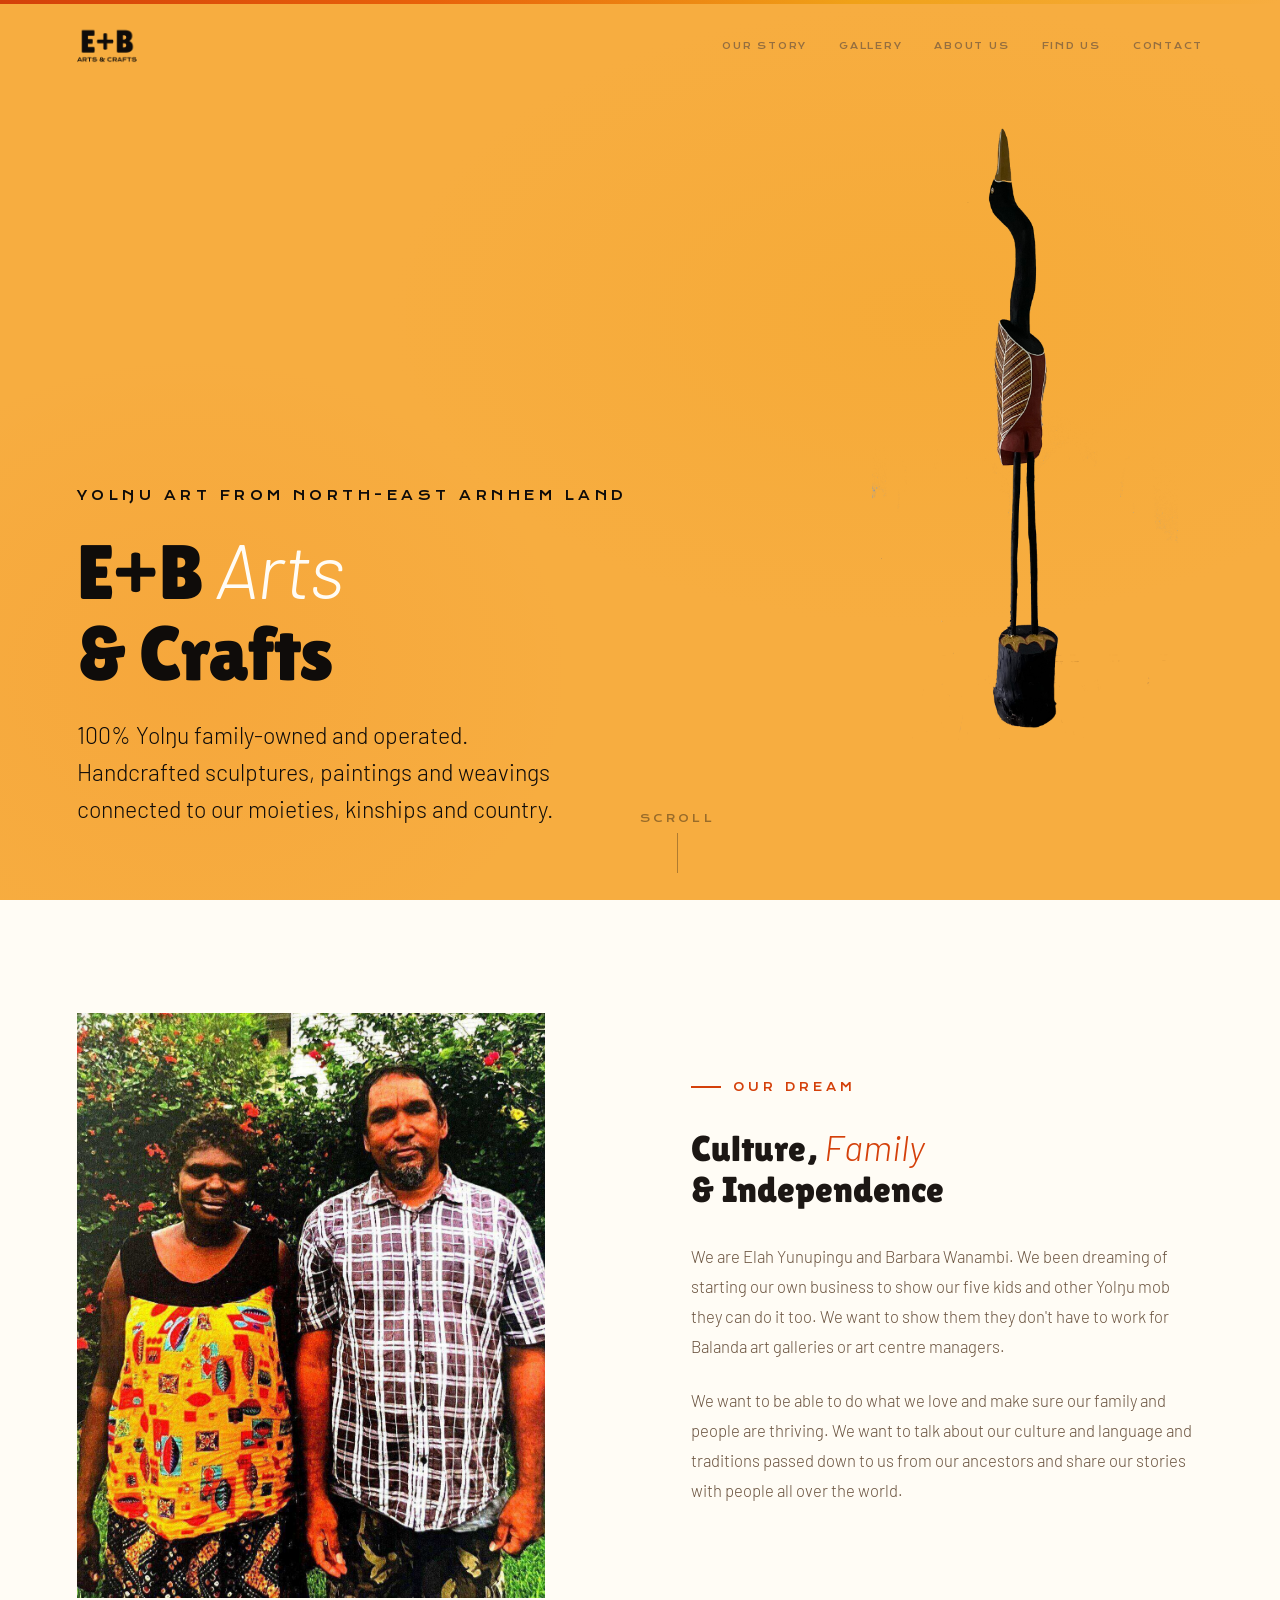
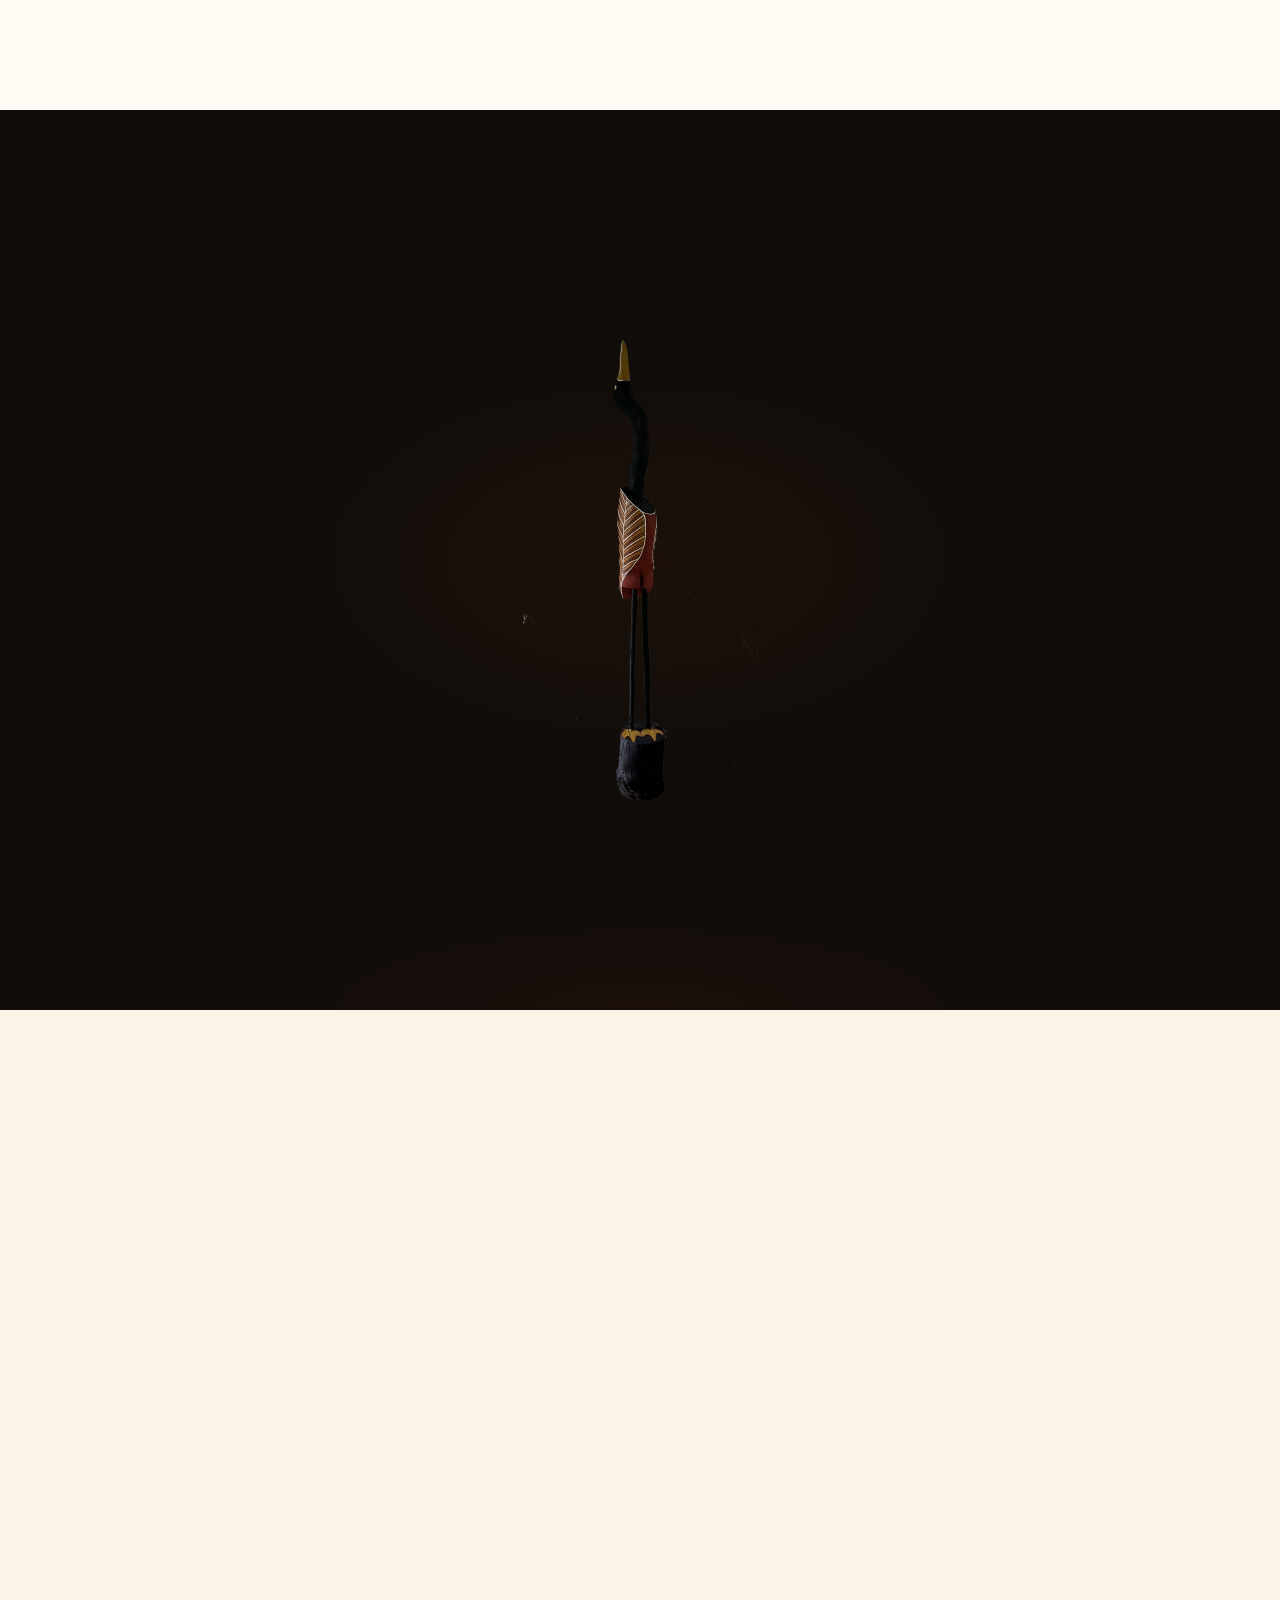
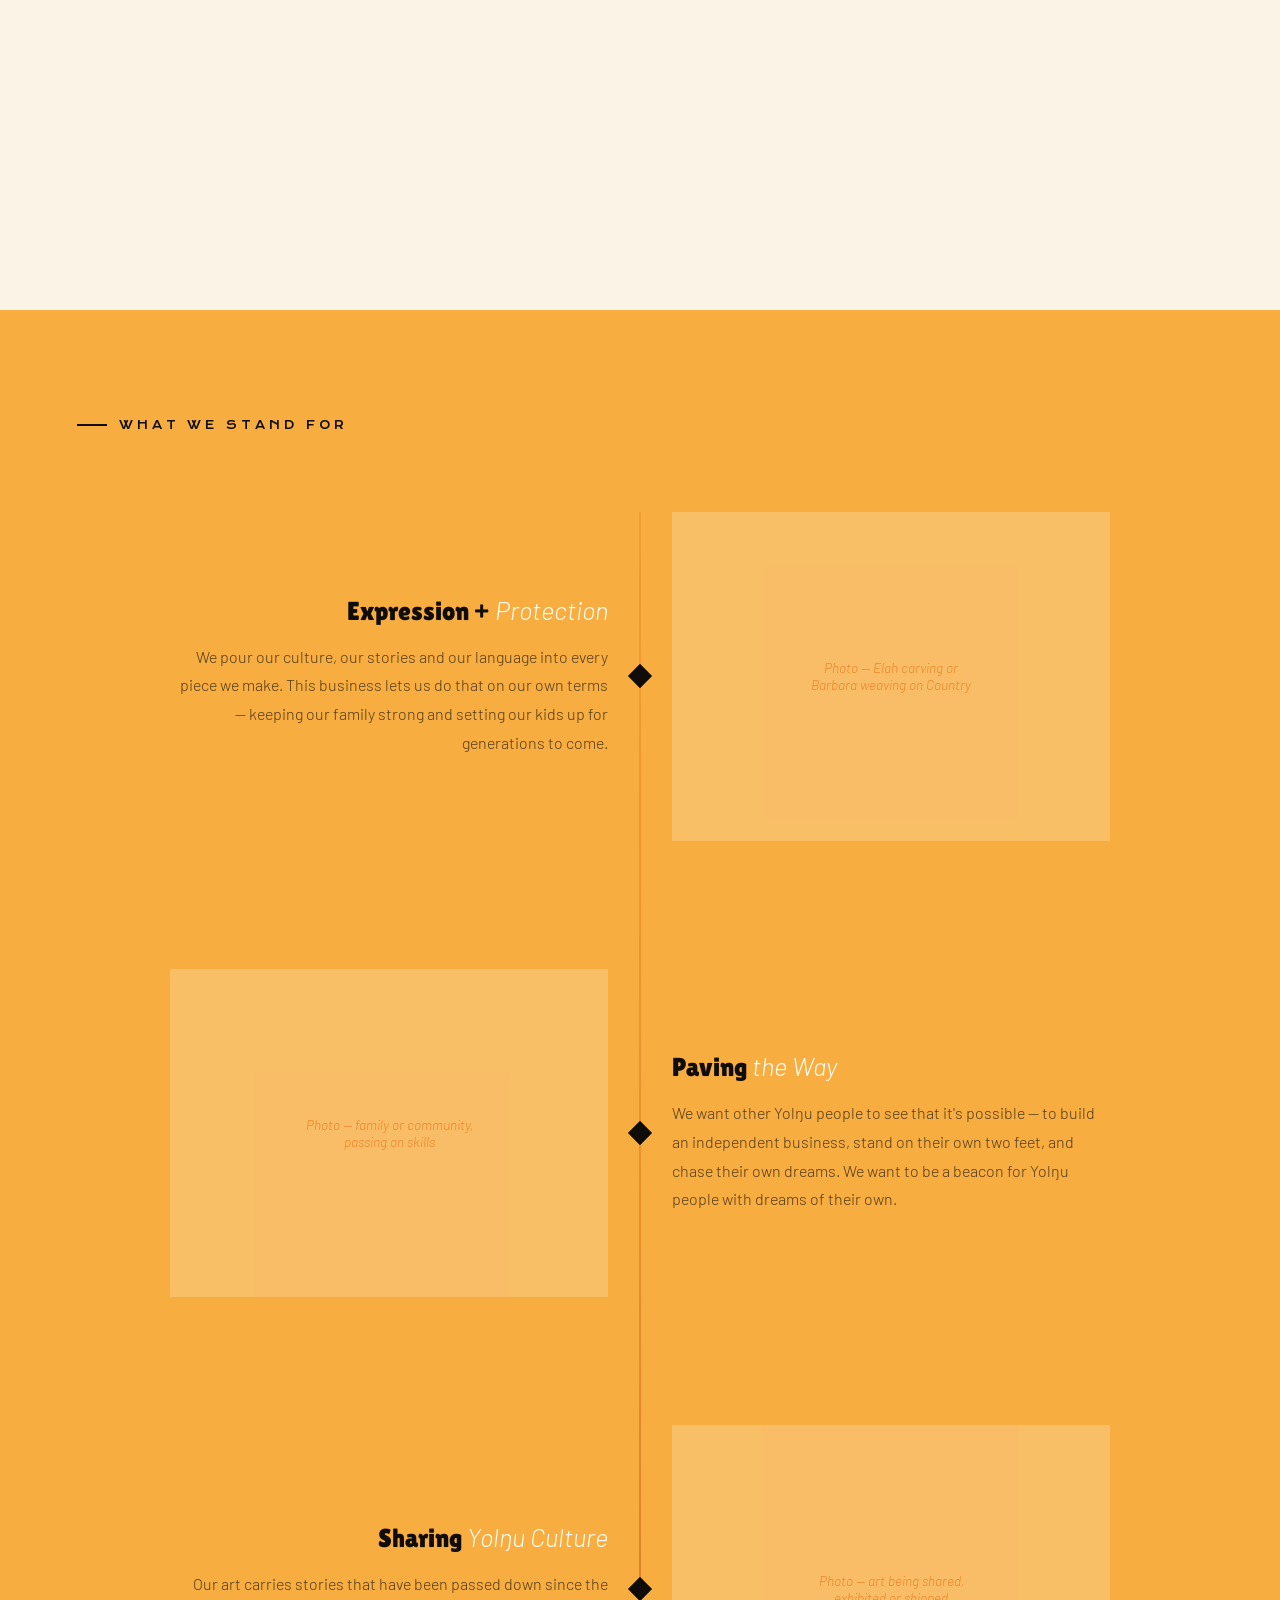
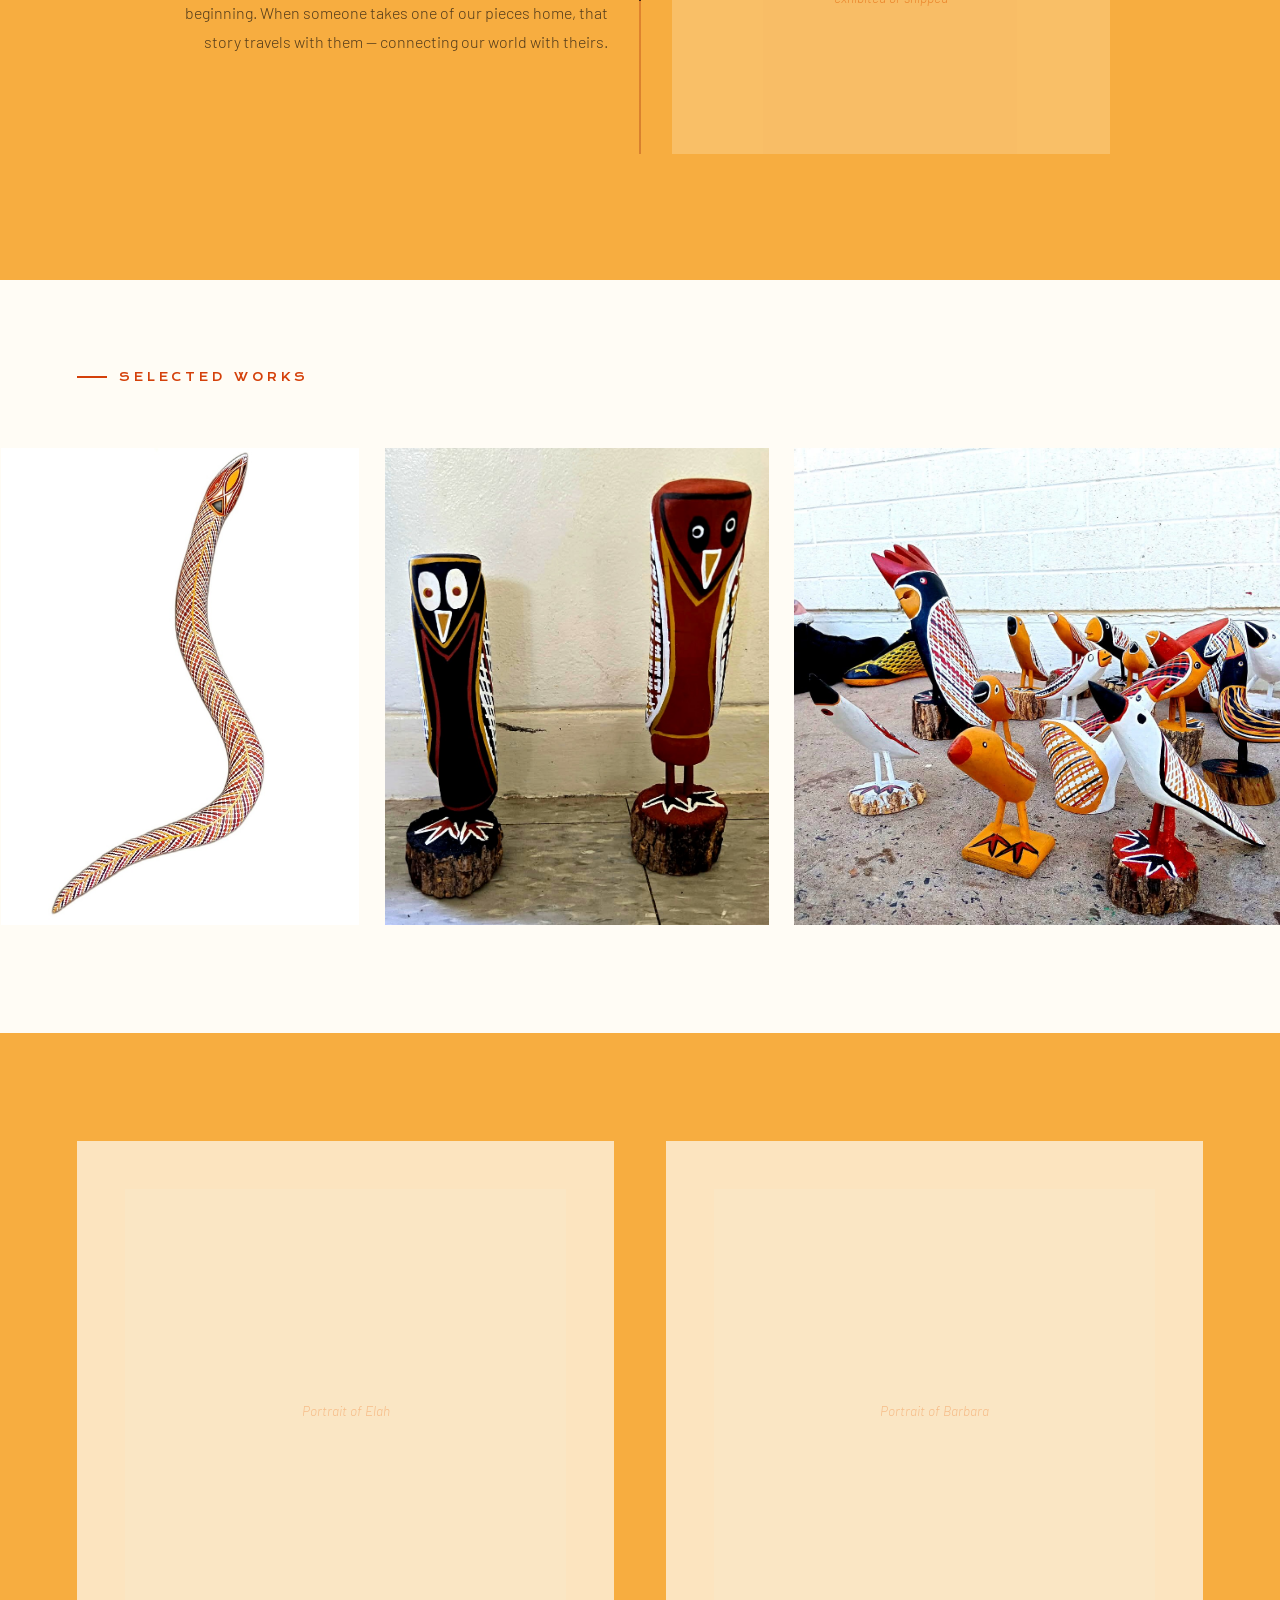
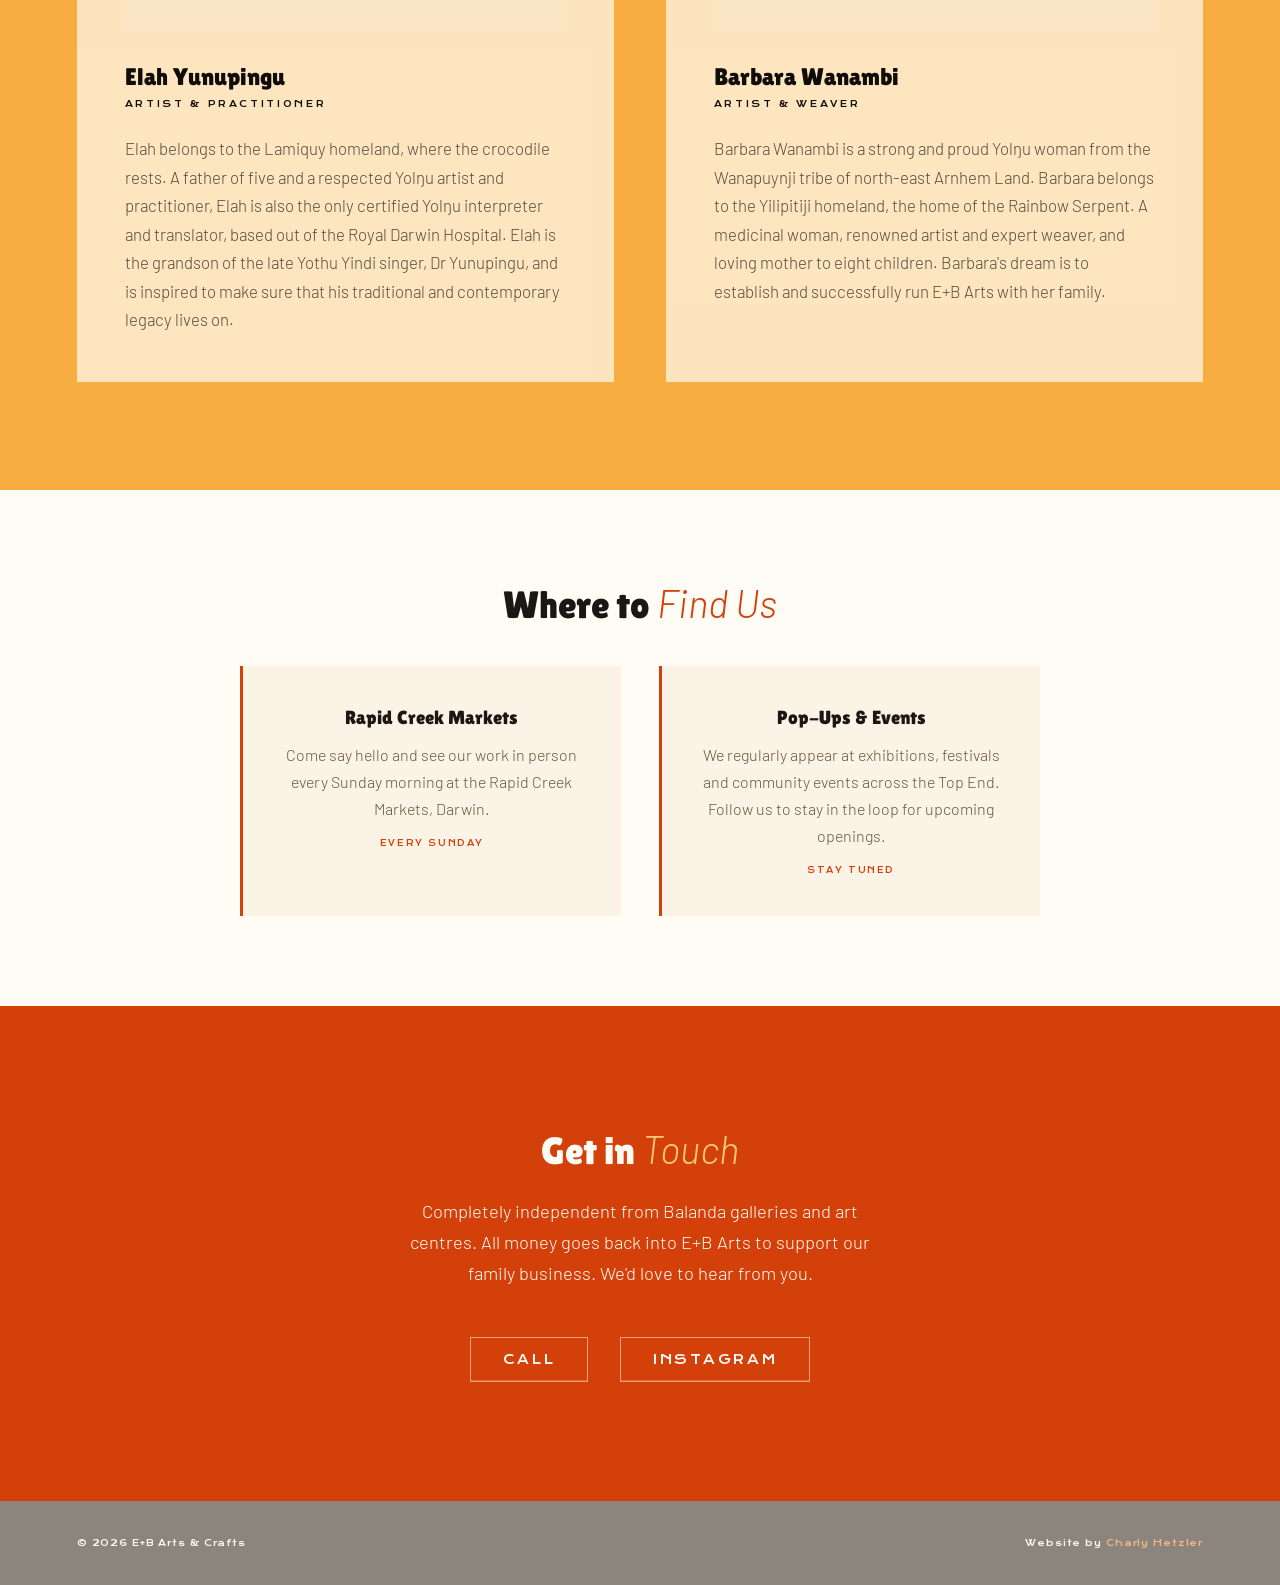
<file: index.html>
<!doctype html>
<html lang="en">
  <head>
    <meta charset="UTF-8" />
    <meta name="viewport" content="width=device-width, initial-scale=1.0" />

    <!-- Primary Meta Tags -->
    <title>E+B Arts & Crafts — Yolŋu Indigenous Art from Arnhem Land</title>
    <meta
      name="title"
      content="E+B Arts & Crafts — Yolŋu Indigenous Art from Arnhem Land"
    />
    <meta
      name="description"
      content="100% Yolŋu family-owned art business by Elah Yunupingu and Barbara Wanambi. Handcrafted wood sculptures, paintings and weavings from North-East Arnhem Land, Australia. Shop authentic Indigenous Australian art."
    />
    <meta
      name="keywords"
      content="Yolŋu art, Indigenous Australian art, Arnhem Land art, Aboriginal art, wood sculptures, traditional weaving, Elah Yunupingu, Barbara Wanambi, Darwin markets, authentic Indigenous art, First Nations art, Australian Aboriginal sculptures"
    />
    <meta name="author" content="E+B Arts & Crafts" />
    <meta name="robots" content="index, follow" />
    <link rel="canonical" href="https://eandbarts.com/" />

    <!-- Open Graph / Facebook -->
    <meta property="og:type" content="website" />
    <meta property="og:url" content="https://eandbarts.com/" />
    <meta
      property="og:title"
      content="E+B Arts & Crafts — Yolŋu Indigenous Art from Arnhem Land"
    />
    <meta
      property="og:description"
      content="100% Yolŋu family-owned art business. Handcrafted wood sculptures, paintings and weavings from North-East Arnhem Land, Australia."
    />
    <meta
      property="og:image"
      content="https://eandbarts.com/assets/images/logo_preview.png"
    />
    <meta property="og:image:width" content="1200" />
    <meta property="og:image:height" content="630" />
    <meta property="og:locale" content="en_AU" />
    <meta property="og:site_name" content="E+B Arts & Crafts" />

    <!-- Twitter -->
    <meta name="twitter:card" content="summary_large_image" />
    <meta name="twitter:url" content="https://eandbarts.com/" />
    <meta
      name="twitter:title"
      content="E+B Arts & Crafts — Yolŋu Indigenous Art from Arnhem Land"
    />
    <meta
      name="twitter:description"
      content="100% Yolŋu family-owned art business. Handcrafted wood sculptures, paintings and weavings from North-East Arnhem Land, Australia."
    />
    <meta
      name="twitter:image"
      content="https://eandbarts.com/assets/images/logo_preview.png"
    />

    <!-- Additional SEO -->
    <meta name="geo.region" content="AU-NT" />
    <meta name="geo.placename" content="Darwin, Northern Territory" />
    <meta name="theme-color" content="#D4400A" />

    <!-- Fonts & Styles -->
    <link rel="preconnect" href="https://fonts.googleapis.com" />
    <link rel="preconnect" href="https://fonts.gstatic.com" crossorigin />
    <link
      href="https://fonts.googleapis.com/css2?family=Lilita+One&family=Krona+One&family=Barlow:ital,wght@0,300;0,400;0,500;1,300;1,400&display=swap"
      rel="stylesheet"
    />
    <link rel="stylesheet" href="assets/css/styles.css" />

    <!-- Favicons -->
    <link
      rel="icon"
      type="image/png"
      sizes="32x32"
      href="assets/images/favicon_small.png"
    />
    <link
      rel="icon"
      type="image/png"
      sizes="256x256"
      href="assets/images/favicon_big.png"
    />
    <link
      rel="apple-touch-icon"
      sizes="256x256"
      href="assets/images/favicon_big.png"
    />

    <!-- Structured Data / JSON-LD -->
    <script type="application/ld+json">
      {
        "@context": "https://schema.org",
        "@type": "LocalBusiness",
        "name": "E+B Arts & Crafts",
        "description": "100% Yolŋu family-owned art business creating handcrafted wood sculptures, paintings and weavings from North-East Arnhem Land, Australia.",
        "url": "https://eandbarts.com",
        "logo": "https://eandbarts.com/assets/images/logo.png",
        "image": "https://eandbarts.com/assets/images/birds-collection.jpg",
        "address": {
          "@type": "PostalAddress",
          "addressLocality": "Darwin",
          "addressRegion": "Northern Territory",
          "addressCountry": "AU"
        },
        "geo": {
          "@type": "GeoCoordinates",
          "latitude": -12.4634,
          "longitude": 130.8456
        },
        "openingHoursSpecification": {
          "@type": "OpeningHoursSpecification",
          "dayOfWeek": "Sunday",
          "name": "Rapid Creek Markets"
        },
        "founder": [
          {
            "@type": "Person",
            "name": "Elah Yunupingu",
            "jobTitle": "Artist & Practitioner"
          },
          {
            "@type": "Person",
            "name": "Barbara Wanambi",
            "jobTitle": "Artist & Weaver"
          }
        ],
        "knowsAbout": [
          "Yolŋu art",
          "Indigenous Australian art",
          "Wood carving",
          "Traditional weaving",
          "Rarrk crosshatching"
        ],
        "areaServed": "Worldwide",
        "priceRange": "$$",
        "sameAs": ["https://www.instagram.com/eandbarts"]
      }
    </script>
  </head>
  <body>
    <div class="top-bar"></div>

    <!-- NAV -->
    <nav id="nav">
      <a href="#" class="nav-logo"
        ><img
          src="assets/images/logo.png"
          alt="E+B Arts & Crafts"
          style="height: 40px; width: auto"
      /></a>
      <ul class="nav-links">
        <li><a href="#story">Our Story</a></li>
        <li><a href="#gallery">Gallery</a></li>
        <li><a href="#artists">About Us</a></li>
        <li><a href="#findus">Find Us</a></li>
        <li><a href="#contact">Contact</a></li>
      </ul>
      <button class="menu-toggle" id="menuToggle" aria-label="Toggle menu">
        <span></span>
        <span></span>
        <span></span>
      </button>
    </nav>

    <!-- Mobile Nav -->
    <div class="mobile-nav" id="mobileNav">
      <a href="#story" class="mobile-nav-link">Our Story</a>
      <a href="#gallery" class="mobile-nav-link">Gallery</a>
      <a href="#artists" class="mobile-nav-link">About Us</a>
      <a href="#findus" class="mobile-nav-link">Find Us</a>
      <a href="#contact" class="mobile-nav-link">Contact</a>
    </div>

    <!-- HERO — YELLOW -->
    <section class="hero">
      <div class="hero-bg"></div>
      <div class="hero-bird" id="heroBird">
        <img
          src="assets/images/jabiru.png"
          alt="Yolŋu carved Jabiru bird sculpture"
          style="height: 75vh; max-height: 650px; object-fit: contain"
        />
      </div>

      <div class="hero-content">
        <div class="hero-tagline">Yolŋu Art from North-East Arnhem Land</div>
        <h1>E+B <em>Arts</em><br />& Crafts</h1>
        <p class="hero-sub">
          100% Yolŋu family-owned and operated. Handcrafted sculptures,
          paintings and weavings connected to our moieties, kinships and
          country.
        </p>
      </div>
      <div class="scroll-hint">
        <span>Scroll</span>
        <div class="scroll-line"></div>
      </div>
    </section>

    <!-- STORY — CREAM -->
    <section class="story-section" id="story">
      <div class="story-visual reveal">
        <img
          src="assets/images/elah-barbara.jpg"
          alt="Elah Yunupingu and Barbara Wanambi together"
          style="width: 100%; height: 100%; object-fit: cover; display: block"
        />
      </div>
      <div class="story-text">
        <div class="section-label label-dark reveal">Our Dream</div>
        <h2 class="reveal reveal-delay-1">
          Culture, <em>Family</em><br />& Independence
        </h2>
        <p class="reveal reveal-delay-2">
          We are Elah Yunupingu and Barbara Wanambi. We been dreaming of
          starting our own business to show our five kids and other Yolŋu mob
          they can do it too. We want to show them they don't have to work for
          Balanda art galleries or art centre managers.
        </p>
        <p class="reveal reveal-delay-3">
          We want to be able to do what we love and make sure our family and
          people are thriving. We want to talk about our culture and language
          and traditions passed down to us from our ancestors and share our
          stories with people all over the world.
        </p>
      </div>
    </section>

    <!-- BIRD REVEAL — DARK -->
    <section class="bird-reveal" id="birdReveal">
      <div class="bird-reveal-sticky">
        <div class="bird-glow" id="birdGlow"></div>
        <div class="bird-svg-container">
          <img
            src="assets/images/jabiru.png"
            alt="Yolŋu carved Jabiru bird sculpture"
            style="height: 60vh; max-height: 500px; object-fit: contain"
          />
        </div>
        <div class="bird-reveal-text">
          <blockquote id="birdQuote">
            When I see the wood, I already know what it wants to become. The
            story is already inside — I just bring it out.
          </blockquote>
          <div class="attribution" id="birdAttribution">— Elah</div>
        </div>
      </div>
    </section>

    <!-- PROCESS — YELLOW -->
    <section class="process-section" id="process">
      <div class="section-label label-on-yellow reveal">What We Stand For</div>
      <div class="process-journey">
        <div class="process-path"></div>
        <div class="process-moment reveal">
          <div class="process-visual">
            <div class="placeholder-img">
              Photo — Elah carving or<br />Barbara weaving on Country
            </div>
          </div>
          <div class="process-narrative">
            <h3>Expression + <em>Protection</em></h3>
            <p>
              We pour our culture, our stories and our language into every piece
              we make. This business lets us do that on our own terms — keeping
              our family strong and setting our kids up for generations to come.
            </p>
          </div>
        </div>
        <div class="process-moment reveal">
          <div class="process-visual">
            <div class="placeholder-img">
              Photo — family or community,<br />passing on skills
            </div>
          </div>
          <div class="process-narrative">
            <h3>Paving <em>the Way</em></h3>
            <p>
              We want other Yolŋu people to see that it's possible — to build an
              independent business, stand on their own two feet, and chase their
              own dreams. We want to be a beacon for Yolŋu people with dreams of
              their own.
            </p>
          </div>
        </div>
        <div class="process-moment reveal">
          <div class="process-visual">
            <div class="placeholder-img">
              Photo — art being shared,<br />exhibited or shipped
            </div>
          </div>
          <div class="process-narrative">
            <h3>Sharing <em>Yolŋu Culture</em></h3>
            <p>
              Our art carries stories that have been passed down since the
              beginning. When someone takes one of our pieces home, that story
              travels with them — connecting our world with theirs.
            </p>
          </div>
        </div>
      </div>
    </section>

    <!-- GALLERY — CREAM -->
    <section class="gallery-section" id="gallery">
      <div class="section-label label-dark reveal" style="padding: 0 6vw">
        Selected Works
      </div>
      <div class="gallery-scroll" id="galleryScroll">
        <!-- Snake -->
        <div class="gallery-item tall">
          <img
            class="gallery-img"
            src="assets/images/snake.jpg"
            alt="Yolŋu carved and painted snake sculpture with rarrk crosshatching"
          />
          <div class="gallery-caption">
            <span>Wood Sculpture</span>
            <h4>Snake Sculpture</h4>
          </div>
        </div>

        <!-- Owls / Worr Worr -->
        <div class="gallery-item square">
          <img
            class="gallery-img"
            src="assets/images/owls.jpg"
            alt="Two carved Yolŋu owl sculptures painted with ochre and rarrk patterns"
          />
          <div class="gallery-caption">
            <span>Wood Sculpture</span>
            <h4>
              Owl Pair <span class="yolngu-inline">• Worr Worr (Yolŋu)</span>
            </h4>
          </div>
        </div>

        <!-- Birds group -->
        <div class="gallery-item wide">
          <img
            class="gallery-img"
            src="assets/images/birds-group.jpg"
            alt="Collection of carved and painted Yolŋu bird sculptures"
          />
          <div class="gallery-caption">
            <span>Collection</span>
            <h4>Bird Sculptures</h4>
          </div>
        </div>

        <!-- Large birds collection -->
        <div class="gallery-item wide">
          <img
            class="gallery-img"
            src="assets/images/birds-collection.jpg"
            alt="Large collection of carved and painted Yolŋu bird sculptures"
          />
          <div class="gallery-caption">
            <span>Collection</span>
            <h4>Songline Series</h4>
          </div>
        </div>

        <!-- Turtle -->
        <div class="gallery-item square">
          <img
            class="gallery-img"
            src="assets/images/turtle.jpg"
            alt="Yolŋu carved and painted turtle sculpture with rarrk crosshatching on shell"
          />
          <div class="gallery-caption">
            <span>Wood Sculpture</span>
            <h4>
              Green Back Turtle
              <span class="yolngu-inline">• Marrpan (Yolŋu)</span>
            </h4>
          </div>
        </div>

        <!-- Mixed collection -->
        <div class="gallery-item wide">
          <img
            class="gallery-img"
            src="assets/images/collection.jpg"
            alt="Collection of Yolŋu carved birds, painted cylinders and turtle artwork"
          />
          <div class="gallery-caption">
            <span>Collection</span>
            <h4>
              Hollow Log Coffins
              <span class="yolngu-inline">• Larrakitj (Yolŋu)</span>
            </h4>
          </div>
        </div>

        <!-- Jabiru with fish -->
        <div class="gallery-item tall">
          <img
            class="gallery-img"
            src="assets/images/jabiru-fish.jpg"
            alt="Tall Yolŋu carved bird sculpture balancing a painted fish on its beak"
          />
          <div class="gallery-caption">
            <span>Wood Sculpture</span>
            <h4>Jabiru & Fish</h4>
          </div>
        </div>

        <!-- Jabiru tall dark -->
        <div class="gallery-item tall">
          <img
            class="gallery-img"
            src="assets/images/gallery-bird.jpg"
            alt="Tall dark Yolŋu carved Jabiru bird sculpture with rarrk wing detail"
            style="object-fit: contain; background: var(--sand-warm)"
          />
          <div class="gallery-caption">
            <span>Wood Sculpture</span>
            <h4>Jabiru</h4>
          </div>
        </div>
      </div>
    </section>

    <!-- ARTISTS — YELLOW -->
    <section class="together-section" id="artists">
      <div class="together-card reveal">
        <div class="together-img-placeholder">Portrait of Elah</div>
        <h3>Elah Yunupingu</h3>
        <div class="role">Artist & Practitioner</div>
        <p>
          Elah belongs to the Lamiquy homeland, where the crocodile rests. A
          father of five and a respected Yolŋu artist and practitioner, Elah is
          also the only certified Yolŋu interpreter and translator, based out of
          the Royal Darwin Hospital. Elah is the grandson of the late Yothu
          Yindi singer, Dr Yunupingu, and is inspired to make sure that his
          traditional and contemporary legacy lives on.
        </p>
      </div>
      <div class="together-card reveal reveal-delay-1">
        <div class="together-img-placeholder">Portrait of Barbara</div>
        <h3>Barbara Wanambi</h3>
        <div class="role">Artist & Weaver</div>
        <p>
          Barbara Wanambi is a strong and proud Yolŋu woman from the Wanapuynji
          tribe of north-east Arnhem Land. Barbara belongs to the Yilipitiji
          homeland, the home of the Rainbow Serpent. A medicinal woman, renowned
          artist and expert weaver, and loving mother to eight children.
          Barbara's dream is to establish and successfully run E+B Arts with her
          family.
        </p>
      </div>
    </section>

    <!-- FIND US -->
    <section class="findus-section" id="findus">
      <h2 class="reveal">Where to <em>Find Us</em></h2>
      <div class="findus-cards">
        <div class="findus-card reveal">
          <h3>Rapid Creek Markets</h3>
          <p>
            Come say hello and see our work in person every Sunday morning at
            the Rapid Creek Markets, Darwin.
          </p>
          <span class="detail">Every Sunday</span>
        </div>
        <div class="findus-card reveal reveal-delay-1">
          <h3>Pop-Ups & Events</h3>
          <p>
            We regularly appear at exhibitions, festivals and community events
            across the Top End. Follow us to stay in the loop for upcoming
            openings.
          </p>
          <span class="detail">Stay tuned</span>
        </div>
      </div>
    </section>

    <!-- CONTACT — DEEP ORANGE -->
    <section class="contact-section" id="contact">
      <h2 class="reveal">Get in <em>Touch</em></h2>
      <p class="reveal reveal-delay-1">
        Completely independent from Balanda galleries and art centres. All money
        goes back into E+B Arts to support our family business. We'd love to
        hear from you.
      </p>
      <div class="contact-links reveal reveal-delay-2">
        <a href="tel:+61404002243" class="contact-link"><span>Call</span></a>
        <a
          href="https://www.instagram.com/eandbarts"
          target="_blank"
          rel="noopener"
          class="contact-link"
          ><span>Instagram</span></a
        >
      </div>
    </section>

    <footer>
      <span>&copy; 2026 E+B Arts & Crafts</span>
      <span
        >Website by
        <a
          href="https://www.charlottehetzler.com"
          target="_blank"
          rel="noopener"
          >Charly Hetzler</a
        ></span
      >
    </footer>

    <script>
      // Mobile menu toggle
      const menuToggle = document.getElementById("menuToggle");
      const mobileNav = document.getElementById("mobileNav");
      const mobileNavLinks = document.querySelectorAll(".mobile-nav-link");

      menuToggle.addEventListener("click", () => {
        menuToggle.classList.toggle("active");
        mobileNav.classList.toggle("active");
        document.body.style.overflow = mobileNav.classList.contains("active")
          ? "hidden"
          : "";
      });

      mobileNavLinks.forEach((link) => {
        link.addEventListener("click", () => {
          menuToggle.classList.remove("active");
          mobileNav.classList.remove("active");
          document.body.style.overflow = "";
        });
      });

      // Hero bird element
      const heroBird = document.getElementById("heroBird");
      let hasScrolled = false;

      // Scroll reveal
      const revealEls = document.querySelectorAll(".reveal");
      function checkReveals() {
        const vh = window.innerHeight;
        revealEls.forEach((el) => {
          const rect = el.getBoundingClientRect();
          if (rect.top < vh * 0.88 && rect.bottom > 0) {
            el.classList.add("visible");
          }
        });
        // Mobile hero bird reveal - only after user scrolls
        if (window.innerWidth <= 900 && heroBird && hasScrolled) {
          const rect = heroBird.getBoundingClientRect();
          if (rect.top < vh * 0.85) {
            setTimeout(() => {
              heroBird.classList.add("visible");
            }, 200);
          }
        }
      }
      window.addEventListener(
        "scroll",
        () => {
          hasScrolled = true;
          checkReveals();
        },
        { passive: true },
      );
      window.addEventListener("resize", checkReveals);
      checkReveals();
      setTimeout(checkReveals, 100);
      setTimeout(checkReveals, 500);

      // Nav scroll effect
      window.addEventListener("scroll", () => {
        document
          .getElementById("nav")
          .classList.toggle("scrolled", window.scrollY > 80);
      });

      // Hero bird parallax (desktop only)
      function updateHeroBird() {
        if (heroBird && window.innerWidth > 900) {
          const y = window.scrollY;
          heroBird.style.transform = `translateY(calc(-55% - ${y * 0.15}px))`;
          heroBird.style.opacity = Math.max(0, 1 - y / 600);
        }
      }
      window.addEventListener("scroll", updateHeroBird);

      // Bird reveal scroll interaction
      const birdSection = document.getElementById("birdReveal");
      const bQuote = document.getElementById("birdQuote");
      const bAttr = document.getElementById("birdAttribution");
      const bGlow = document.getElementById("birdGlow");

      function updateBirdReveal() {
        if (!birdSection) return;
        const rect = birdSection.getBoundingClientRect();
        const total = birdSection.offsetHeight - window.innerHeight;
        if (total <= 0) return;
        const progress = Math.max(0, Math.min(1, -rect.top / total));

        // Glow grows as you scroll
        if (bGlow) {
          bGlow.style.opacity = Math.min(0.8, progress * 1.2);
          bGlow.style.transform = "scale(" + (0.6 + progress) + ")";
        }
        // Quote fades in after 40% scroll progress
        if (bQuote) {
          var qp = Math.max(0, (progress - 0.4) / 0.35);
          bQuote.style.opacity = Math.min(1, qp);
          bQuote.style.transform =
            "translateY(" + (1 - Math.min(1, qp)) * 25 + "px)";
        }
        // Attribution fades in after 55% scroll progress
        if (bAttr) {
          var ap = Math.max(0, (progress - 0.55) / 0.35);
          bAttr.style.opacity = Math.min(1, ap);
          bAttr.style.transform =
            "translateY(" + (1 - Math.min(1, ap)) * 15 + "px)";
        }
      }

      window.addEventListener(
        "scroll",
        function () {
          requestAnimationFrame(updateBirdReveal);
        },
        { passive: true },
      );
      updateBirdReveal();

      // Gallery drag scroll
      const gs = document.getElementById("galleryScroll");
      let isDown = false,
        startX,
        scrollLeft;
      gs.addEventListener("mousedown", (e) => {
        isDown = true;
        gs.style.cursor = "grabbing";
        startX = e.pageX - gs.offsetLeft;
        scrollLeft = gs.scrollLeft;
      });
      gs.addEventListener("mouseleave", () => {
        isDown = false;
        gs.style.cursor = "grab";
      });
      gs.addEventListener("mouseup", () => {
        isDown = false;
        gs.style.cursor = "grab";
      });
      gs.addEventListener("mousemove", (e) => {
        if (!isDown) return;
        e.preventDefault();
        gs.scrollLeft = scrollLeft - (e.pageX - gs.offsetLeft - startX) * 1.5;
      });

      // Smooth scroll for anchor links
      document.querySelectorAll('a[href^="#"]').forEach((a) => {
        a.addEventListener("click", function (e) {
          e.preventDefault();
          const target = document.querySelector(this.getAttribute("href"));
          if (target) {
            target.scrollIntoView({ behavior: "smooth" });
          }
        });
      });
    </script>
  </body>
</html>
</file>
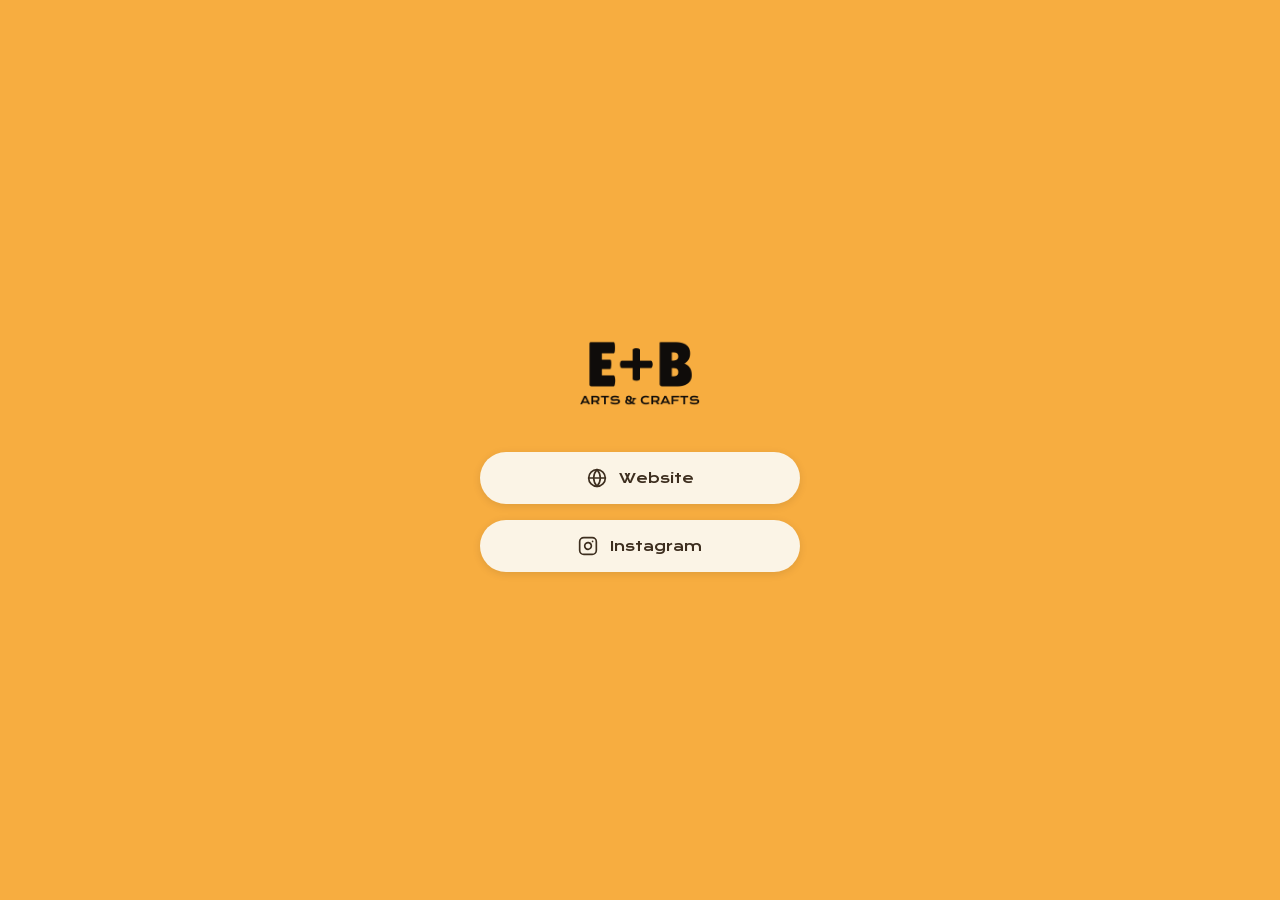
<file: links.html>
<!DOCTYPE html>
<html lang="en">
<head>
  <meta charset="UTF-8">
  <meta name="viewport" content="width=device-width, initial-scale=1.0">
  <meta name="robots" content="noindex, nofollow">
  <title>E+B Arts & Crafts</title>
  <link rel="icon" type="image/png" sizes="32x32" href="assets/images/favicon_small.png">
  <link rel="icon" type="image/png" sizes="256x256" href="assets/images/favicon_big.png">
  <link rel="apple-touch-icon" href="assets/images/favicon_big.png">
  <link href="https://fonts.googleapis.com/css2?family=Krona+One&display=swap" rel="stylesheet">
  <style>
    :root {
      --orange: #e8610a;
      --yellow-bg: #f7ad40;
      --charcoal: #1c1714;
      --sand: #fbf4e6;
      --bark: #3d2e1f;
    }
    * {
      margin: 0;
      padding: 0;
      box-sizing: border-box;
    }
    body {
      background: var(--yellow-bg);
      color: var(--charcoal);
      font-family: "Krona One", sans-serif;
      min-height: 100vh;
      display: flex;
      flex-direction: column;
      align-items: center;
      justify-content: center;
      padding: 2rem;
    }
    .container {
      text-align: center;
      max-width: 320px;
      width: 100%;
    }
    .logo {
      width: 120px;
      height: auto;
      margin-bottom: 2.5rem;
    }
    .links {
      display: flex;
      flex-direction: column;
      gap: 1rem;
    }
    .link-btn {
      display: flex;
      align-items: center;
      justify-content: center;
      gap: 0.75rem;
      padding: 1rem 1.5rem;
      background: var(--sand);
      color: var(--bark);
      text-decoration: none;
      border-radius: 50px;
      font-size: 0.85rem;
      transition: transform 0.2s, box-shadow 0.2s;
      box-shadow: 0 2px 8px rgba(0,0,0,0.1);
    }
    .link-btn:hover {
      transform: translateY(-2px);
      box-shadow: 0 4px 16px rgba(0,0,0,0.15);
    }
    .link-btn svg {
      width: 20px;
      height: 20px;
      flex-shrink: 0;
    }
  </style>
</head>
<body>
  <div class="container">
    <img src="assets/images/logo.png" alt="E+B Arts & Crafts" class="logo">
    <div class="links">
      <a href="https://eandbarts.com" class="link-btn">
        <svg viewBox="0 0 24 24" fill="none" stroke="currentColor" stroke-width="2" stroke-linecap="round" stroke-linejoin="round">
          <circle cx="12" cy="12" r="10"></circle>
          <line x1="2" y1="12" x2="22" y2="12"></line>
          <path d="M12 2a15.3 15.3 0 0 1 4 10 15.3 15.3 0 0 1-4 10 15.3 15.3 0 0 1-4-10 15.3 15.3 0 0 1 4-10z"></path>
        </svg>
        Website
      </a>
      <a href="https://www.instagram.com/eandbarts" target="_blank" rel="noopener" class="link-btn">
        <svg viewBox="0 0 24 24" fill="none" stroke="currentColor" stroke-width="2" stroke-linecap="round" stroke-linejoin="round">
          <rect x="2" y="2" width="20" height="20" rx="5" ry="5"></rect>
          <path d="M16 11.37A4 4 0 1 1 12.63 8 4 4 0 0 1 16 11.37z"></path>
          <line x1="17.5" y1="6.5" x2="17.51" y2="6.5"></line>
        </svg>
        Instagram
      </a>
    </div>
  </div>
</body>
</html>
</file>
<file: assets/css/styles.css>
/* E+B Arts & Crafts — Styles */

:root {
  --orange-deep: #d4400a;
  --orange: #e8610a;
  --orange-bright: #f07a1a;
  --amber: #f0a118;
  --yellow: #f7ad40;
  --yellow-bg: #f7ad40;
  --yellow-soft: #f9c06a;
  --yellow-pale: #fbdaa0;
  --yellow-light: #f9c978;
  --red-earth: #9e2e0e;
  --rust: #b83a0f;
  --night: #0f0c0a;
  --charcoal: #1c1714;
  --bark: #3d2e1f;
  --bark-light: #6b5440;
  --sand: #fbf4e6;
  --sand-warm: #f5ead0;
  --sand-deep: #ede0c0;
  --cream: #fffcf5;
}

* {
  margin: 0;
  padding: 0;
  box-sizing: border-box;
}
html {
  scroll-behavior: smooth;
  scrollbar-width: thin;
  scrollbar-color: var(--orange) var(--sand);
}
body {
  background: var(--sand);
  color: var(--charcoal);
  font-family: "Krona One", sans-serif;
  font-weight: 300;
  overflow-x: hidden;
}

/* ===== NAV ===== */
nav {
  position: fixed;
  top: 4px;
  left: 0;
  right: 0;
  z-index: 100;
  padding: 1.2rem 6vw;
  display: flex;
  justify-content: space-between;
  align-items: center;
  transition:
    background 0.4s,
    box-shadow 0.4s;
}
nav.scrolled {
  background: rgba(251, 244, 230, 0.94);
  backdrop-filter: blur(14px);
  box-shadow: 0 1px 0 rgba(208, 64, 10, 0.1);
}
.nav-logo {
  text-decoration: none;
  display: flex;
  align-items: center;
}
.nav-logo img {
  height: 40px;
  width: auto;
  transition: opacity 0.3s;
}
.nav-logo:hover img {
  opacity: 0.8;
}
.nav-links {
  display: flex;
  gap: 2rem;
  list-style: none;
}

/* Mobile menu */
.menu-toggle {
  display: none;
  background: none;
  border: none;
  cursor: pointer;
  padding: 0.5rem;
  z-index: 101;
}
.menu-toggle span {
  display: block;
  width: 24px;
  height: 2px;
  background: var(--bark);
  margin: 5px 0;
  transition:
    transform 0.3s,
    opacity 0.3s;
}
.menu-toggle.active span:nth-child(1) {
  transform: rotate(45deg) translate(5px, 5px);
}
.menu-toggle.active span:nth-child(2) {
  opacity: 0;
}
.menu-toggle.active span:nth-child(3) {
  transform: rotate(-45deg) translate(5px, -5px);
}
.mobile-nav {
  display: none;
  position: fixed;
  top: 0;
  left: 0;
  right: 0;
  bottom: 0;
  background: var(--sand);
  z-index: 99;
  flex-direction: column;
  align-items: center;
  justify-content: center;
  gap: 2rem;
}
.mobile-nav.active {
  display: flex;
}
.mobile-nav a {
  font-family: "Lilita One", sans-serif;
  font-size: 1.5rem;
  color: var(--charcoal);
  text-decoration: none;
  transition: color 0.3s;
}
.mobile-nav a:hover {
  color: var(--orange-deep);
}
.nav-links a {
  font-family: "Krona One";
  font-size: 0.55rem;
  letter-spacing: 0.2em;
  text-transform: uppercase;
  color: var(--bark-light);
  text-decoration: none;
  opacity: 0.7;
  transition:
    opacity 0.3s,
    color 0.3s;
}
.nav-links a:hover {
  opacity: 1;
  color: var(--orange-deep);
}

/* Top gradient bar */
.top-bar {
  position: fixed;
  top: 0;
  left: 0;
  right: 0;
  height: 4px;
  background: linear-gradient(
    90deg,
    var(--orange-deep),
    var(--orange),
    var(--amber),
    var(--yellow)
  );
  z-index: 200;
}

/* ===== HERO — YELLOW BG ===== */
.hero {
  min-height: 100vh;
  display: flex;
  flex-direction: column;
  justify-content: flex-end;
  padding: 0 6vw 8vh;
  position: relative;
  overflow: hidden;
  background: var(--yellow-bg);
}
.hero-bg {
  position: absolute;
  inset: 0;
  background:
    radial-gradient(
      ellipse 60% 50% at 72% 35%,
      rgba(240, 161, 24, 0.2) 0%,
      transparent 70%
    ),
    radial-gradient(
      ellipse 50% 60% at 15% 75%,
      rgba(232, 97, 10, 0.08) 0%,
      transparent 60%
    );
  z-index: 0;
}

.hero-bird {
  position: absolute;
  right: 8vw;
  top: 50%;
  transform: translateY(-55%);
  z-index: 1;
  opacity: 0;
  animation: birdReveal 2s ease-out 0.8s forwards;
}
.hero-bird svg {
  height: 70vh;
  max-height: 600px;
  filter: drop-shadow(12px 20px 30px rgba(15, 12, 10, 0.15));
}
@keyframes birdReveal {
  0% {
    opacity: 0;
    transform: translateY(-55%) translateX(30px);
  }
  100% {
    opacity: 1;
    transform: translateY(-55%) translateX(0);
  }
}

.hero-content {
  position: relative;
  z-index: 2;
  max-width: 55%;
}
.hero-tagline {
  font-family: "Krona One";
  font-weight: 400;
  font-size: clamp(0.7rem, 1vw, 0.8rem);
  letter-spacing: 0.35em;
  text-transform: uppercase;
  color: var(--night);
  margin-bottom: 1.5rem;
  opacity: 0;
  animation: fadeUp 1s ease-out 0.3s forwards;
}
.hero h1 {
  font-family: "Lilita One", sans-serif;
  font-weight: 400;
  font-size: clamp(2.5rem, 6vw, 5rem);
  line-height: 1.05;
  color: var(--night);
  letter-spacing: -0.02em;
  margin-bottom: 1.5rem;
  opacity: 0;
  animation: fadeUp 1.2s ease-out 0.5s forwards;
}
.hero h1 em {
  font-style: normal;
  color: var(--cream);
  font-family: "Barlow", sans-serif;
  font-weight: 300;
  font-style: italic;
  text-transform: none;
}
.hero-sub {
  font-family: "Barlow", sans-serif;
  font-size: clamp(1.1rem, 1.8vw, 1.5rem);
  font-weight: 300;
  line-height: 1.6;
  color: var(--night);
  max-width: 480px;
  opacity: 0.75;
  opacity: 0;
  animation: fadeUp 1.2s ease-out 0.7s forwards;
}
.scroll-hint {
  position: absolute;
  bottom: 3vh;
  left: 50%;
  transform: translateX(-50%);
  display: flex;
  flex-direction: column;
  align-items: center;
  gap: 8px;
  opacity: 0;
  animation: fadeUp 1s ease-out 1.5s forwards;
}
.scroll-hint span {
  font-size: 0.65rem;
  letter-spacing: 0.3em;
  text-transform: uppercase;
  color: var(--night);
  opacity: 0.4;
}
.scroll-line {
  width: 1px;
  height: 40px;
  background: var(--night);
  opacity: 0.3;
  animation: scrollPulse 2s ease-in-out infinite;
}
@keyframes scrollPulse {
  0%,
  100% {
    transform: scaleY(1);
    opacity: 0.3;
  }
  50% {
    transform: scaleY(0.5);
    opacity: 0.1;
  }
}
@keyframes fadeUp {
  from {
    opacity: 0;
    transform: translateY(25px);
  }
  to {
    opacity: 1;
    transform: translateY(0);
  }
}

/* ===== SECTION LABEL ===== */
.section-label {
  font-family: "Krona One";
  font-weight: 400;
  font-size: 0.7rem;
  letter-spacing: 0.35em;
  text-transform: uppercase;
  margin-bottom: 2rem;
  display: flex;
  align-items: center;
  gap: 12px;
}
.section-label::before {
  content: "";
  width: 30px;
  height: 2px;
}
/* Color variants for different bg */
.label-dark {
  color: var(--orange-deep);
}
.label-dark::before {
  background: var(--orange-deep);
}
.label-on-yellow {
  color: var(--night);
}
.label-on-yellow::before {
  background: var(--night);
}
.label-light {
  color: var(--amber);
}
.label-light::before {
  background: var(--amber);
}

/* ===== STORY — CREAM BG ===== */
.story-section {
  padding: 12vh 6vw;
  display: grid;
  grid-template-columns: 1fr 1fr;
  gap: 8vw;
  align-items: center;
  min-height: 90vh;
  background: var(--cream);
}
.story-visual {
  position: relative;
  aspect-ratio: 4/5;
  overflow: hidden;
  max-height: 65vh;
}
.story-visual .placeholder-img {
  position: absolute;
  inset: 0;
  display: flex;
  align-items: center;
  justify-content: center;
  font-family: "Barlow";
  font-style: italic;
  font-size: 0.9rem;
  color: var(--orange);
  opacity: 0.4;
  padding: 2rem;
  text-align: center;
  background: var(--sand-warm);
  border-left: 3px solid var(--orange-deep);
}
.story-text h2 {
  font-family: "Lilita One", sans-serif;
  font-weight: 400;
  font-size: clamp(1.6rem, 2.8vw, 2.4rem);
  line-height: 1.15;
  margin-bottom: 2rem;
  color: var(--charcoal);
}
.story-text h2 em {
  font-style: normal;
  color: var(--orange-deep);
  font-family: "Barlow", sans-serif;
  font-weight: 300;
  font-style: italic;
  text-transform: none;
}
.story-text p {
  font-family: "Barlow";
  font-size: clamp(1rem, 1.3vw, 1.2rem);
  font-weight: 300;
  line-height: 1.8;
  color: var(--bark-light);
  opacity: 0.85;
  margin-bottom: 1.5rem;
}

/* ===== BIRD REVEAL — DARK ===== */
.bird-reveal {
  height: 200vh;
  position: relative;
}
.bird-reveal-sticky {
  position: sticky;
  top: 0;
  height: 100vh;
  display: flex;
  flex-direction: column;
  align-items: center;
  justify-content: center;
  overflow: hidden;
  background: var(--night);
}
.bird-reveal-sticky::before {
  content: "";
  position: absolute;
  inset: 0;
  background:
    radial-gradient(
      ellipse 50% 40% at 50% 50%,
      rgba(232, 97, 10, 0.06) 0%,
      transparent 70%
    ),
    radial-gradient(
      ellipse 80% 30% at 50% 100%,
      rgba(158, 46, 14, 0.08) 0%,
      transparent 50%
    );
  z-index: 0;
}
.bird-reveal-text {
  position: absolute;
  bottom: 12vh;
  left: 50%;
  transform: translateX(-50%);
  z-index: 3;
  text-align: center;
  max-width: 600px;
  padding: 0 2rem;
  width: 100%;
}
.bird-reveal-text blockquote {
  font-family: "Lilita One", sans-serif;
  font-size: clamp(1.5rem, 2.8vw, 2.4rem);
  line-height: 1.4;
  color: #fffcf5;
  opacity: 0;
}
.bird-reveal-text .attribution {
  font-family: "Krona One";
  font-size: 0.55rem;
  font-weight: 400;
  letter-spacing: 0.3em;
  text-transform: uppercase;
  color: var(--orange-bright);
  margin-top: 1.5rem;
  opacity: 0;
}
.bird-svg-container {
  position: absolute;
  inset: 0;
  display: flex;
  align-items: center;
  justify-content: center;
  z-index: 1;
  pointer-events: none;
}
.bird-svg-container svg {
  height: 55vh;
  max-height: 450px;
  opacity: 0.9;
}
.bird-glow {
  position: absolute;
  width: 500px;
  height: 500px;
  border-radius: 50%;
  background: radial-gradient(
    circle,
    rgba(240, 122, 26, 0.15) 0%,
    rgba(247, 173, 64, 0.08) 40%,
    transparent 70%
  );
  z-index: 0;
  opacity: 0.7;
}

/* ===== PROCESS — YELLOW BG ===== */
.process-section {
  padding: 12vh 6vw 14vh;
  background: var(--yellow-bg);
  position: relative;
  overflow: hidden;
}
.process-section .section-label {
  margin-bottom: 5rem;
}
.process-journey {
  position: relative;
  max-width: 940px;
  margin: 0 auto;
}
.process-path {
  position: absolute;
  left: 50%;
  top: 0;
  bottom: 0;
  width: 2px;
  transform: translateX(-50%);
}
.process-path::before {
  content: "";
  position: absolute;
  top: 0;
  left: 0;
  width: 100%;
  height: 100%;
  background: linear-gradient(
    to bottom,
    var(--orange-bright) 0%,
    var(--orange) 40%,
    var(--orange-deep) 70%,
    var(--red-earth) 100%
  );
  opacity: 0.35;
}

.process-moment {
  display: grid;
  grid-template-columns: 1fr 1fr;
  gap: 4rem;
  align-items: center;
  margin-bottom: 8rem;
  position: relative;
}
.process-moment:last-child {
  margin-bottom: 0;
}

.process-moment::before {
  content: "";
  position: absolute;
  left: 50%;
  top: 50%;
  transform: translate(-50%, -50%) rotate(45deg);
  width: 10px;
  height: 10px;
  border: 2px solid var(--night);
  background: var(--yellow-bg);
  z-index: 2;
  transition:
    background 0.4s,
    transform 0.4s;
}
.process-moment.visible::before {
  background: var(--night);
  transform: translate(-50%, -50%) rotate(45deg) scale(1.2);
}

.process-visual {
  aspect-ratio: 4/3;
  overflow: hidden;
}
.process-visual .placeholder-img {
  width: 100%;
  height: 100%;
  display: flex;
  align-items: center;
  justify-content: center;
  font-family: "Barlow";
  font-style: italic;
  font-size: 0.85rem;
  color: var(--orange-deep);
  opacity: 0.35;
  background: rgba(255, 252, 245, 0.6);
  padding: 2rem;
  text-align: center;
}

.process-narrative {
  padding: 1rem 0;
}
.process-narrative h3 {
  font-family: "Lilita One", sans-serif;
  font-weight: 400;
  font-size: clamp(1.3rem, 2vw, 1.7rem);
  color: var(--night);
  margin-bottom: 1rem;
  line-height: 1.2;
}
.process-narrative h3 em {
  font-style: normal;
  color: var(--cream);
  font-family: "Barlow", sans-serif;
  font-weight: 300;
  font-style: italic;
  text-transform: none;
}
.process-narrative p {
  font-family: "Barlow";
  font-size: clamp(1rem, 1.2vw, 1.15rem);
  line-height: 1.8;
  color: var(--night);
  opacity: 0.7;
}

.process-moment:nth-child(even) .process-visual {
  order: 2;
}
.process-moment:nth-child(even) .process-narrative {
  order: 1;
  text-align: right;
}

/* ===== GALLERY — CREAM BG ===== */
.gallery-section {
  padding: 10vh 0 12vh;
  overflow: hidden;
  background: var(--cream);
}
.gallery-section .section-label {
  padding: 0 6vw;
  margin-bottom: 4rem;
}
.gallery-scroll {
  display: flex;
  gap: 2vw;
  padding: 0 6vw;
  overflow-x: auto;
  scroll-snap-type: x mandatory;
  scrollbar-width: none;
  cursor: grab;
}
.gallery-scroll::-webkit-scrollbar {
  display: none;
}
.gallery-item {
  flex: 0 0 auto;
  scroll-snap-align: start;
  position: relative;
  overflow: hidden;
  transition: transform 0.4s;
}
.gallery-item:hover {
  transform: translateY(-4px);
}
.gallery-item.tall {
  width: 28vw;
  min-width: 280px;
  aspect-ratio: 3/4;
}
.gallery-item.wide {
  width: 38vw;
  min-width: 360px;
  aspect-ratio: 4/3;
}
.gallery-item.square {
  width: 30vw;
  min-width: 300px;
  aspect-ratio: 1/1;
}
.gallery-placeholder {
  width: 100%;
  height: 100%;
  display: flex;
  align-items: center;
  justify-content: center;
  font-family: "Barlow";
  font-style: italic;
  font-size: 0.85rem;
  color: var(--orange);
  opacity: 0.3;
  background: var(--sand-warm);
  padding: 2rem;
  text-align: center;
  transition: background 0.4s;
}
.gallery-item:hover .gallery-placeholder {
  background: var(--sand-deep);
}

/* Real image support */
.gallery-img {
  width: 100%;
  height: 100%;
  object-fit: cover;
  display: block;
  transition: transform 0.6s ease;
}
.gallery-item:hover .gallery-img {
  transform: scale(1.03);
}

.gallery-caption {
  position: absolute;
  bottom: 0;
  left: 0;
  right: 0;
  padding: 1.5rem;
  background: linear-gradient(transparent 0%, rgba(15, 12, 10, 0.6) 30%, rgba(15, 12, 10, 0.95) 100%);
  transform: translateY(100%);
  transition: transform 0.4s;
}
.gallery-item:hover .gallery-caption {
  transform: translateY(0);
}
.gallery-caption h4 {
  font-family: "Lilita One", sans-serif;
  font-weight: 400;
  font-size: 1rem;
  color: var(--yellow-light);
}
.gallery-caption > span {
  font-family: "Krona One";
  font-size: 0.55rem;
  letter-spacing: 0.15em;
  text-transform: uppercase;
  color: var(--orange-bright);
  text-shadow: 0 1px 3px rgba(0, 0, 0, 0.5);
}
.gallery-caption h4 .yolngu-inline {
  font-family: "Barlow", sans-serif;
  font-weight: 400;
  font-style: italic;
  font-size: 0.85rem;
  color: var(--cream);
  opacity: 0.75;
}

/* Yolŋu name — inside caption (at bottom) - DEPRECATED */
.yolngu-name {
  margin-top: 0.75rem;
  padding-top: 0.75rem;
  border-top: 1px solid rgba(255, 252, 245, 0.15);
  display: flex;
  align-items: baseline;
  gap: 0.5rem;
  flex-wrap: wrap;
}
.yolngu-name .local {
  font-family: "Lilita One";
  font-size: 0.9rem;
  font-weight: 400;
  color: var(--yellow-soft);
  line-height: 1.2;
}
.yolngu-name .english {
  font-family: "Barlow";
  font-size: 0.8rem;
  font-style: italic;
  color: var(--cream);
  opacity: 0.7;
}
.yolngu-name .lang-tag {
  font-family: "Krona One";
  font-size: 0.45rem;
  letter-spacing: 0.15em;
  text-transform: uppercase;
  color: var(--orange-bright);
  opacity: 0.6;
}

/* ===== ARTISTS — YELLOW BG ===== */
.together-section {
  padding: 12vh 6vw;
  display: grid;
  grid-template-columns: 1fr 1fr;
  gap: 4vw;
  min-height: 80vh;
  align-items: stretch;
  background: var(--yellow-bg);
}
.together-card {
  padding: 3rem;
  background: rgba(255, 252, 245, 0.7);
  position: relative;
  overflow: hidden;
  transition:
    transform 0.4s,
    background 0.4s;
  display: flex;
  flex-direction: column;
}
.together-card:hover {
  transform: translateY(-3px);
  background: rgba(255, 252, 245, 0.9);
}
.together-card::before {
  content: "";
  position: absolute;
  top: 0;
  left: 0;
  bottom: 0;
  width: 3px;
  background: linear-gradient(to bottom, var(--night), var(--charcoal));
  transform: scaleY(0);
  transform-origin: top;
  transition: transform 0.6s ease;
}
.together-card:hover::before {
  transform: scaleY(1);
}

.together-img-placeholder {
  width: 100%;
  aspect-ratio: 1/1;
  background: var(--sand-warm);
  margin-bottom: 2rem;
  display: flex;
  align-items: center;
  justify-content: center;
  font-family: "Barlow";
  font-style: italic;
  color: var(--orange);
  opacity: 0.3;
  font-size: 0.85rem;
}
.together-card h3 {
  font-family: "Lilita One", sans-serif;
  font-weight: 400;
  font-size: 1.5rem;
  margin-bottom: 0.5rem;
  color: var(--night);
}
.together-card .role {
  font-family: "Krona One";
  font-size: 0.55rem;
  font-weight: 500;
  letter-spacing: 0.3em;
  text-transform: uppercase;
  color: var(--night);
  margin-bottom: 1.5rem;
}
.together-card p {
  font-family: "Barlow";
  font-size: 1.05rem;
  line-height: 1.7;
  color: var(--night);
  opacity: 0.7;
}

/* ===== FIND US ===== */
.findus-section {
  padding: 10vh 6vw;
  background: var(--cream);
  display: flex;
  flex-direction: column;
  align-items: center;
  text-align: center;
}
.findus-section h2 {
  font-family: "Lilita One", sans-serif;
  font-weight: 400;
  font-size: clamp(1.8rem, 3vw, 2.6rem);
  color: var(--charcoal);
  margin-bottom: 2.5rem;
}
.findus-section h2 em {
  font-style: normal;
  color: var(--orange-deep);
  font-family: "Barlow", sans-serif;
  font-weight: 300;
  font-style: italic;
  text-transform: none;
}
.findus-cards {
  display: grid;
  grid-template-columns: 1fr 1fr;
  gap: 3vw;
  max-width: 800px;
  width: 100%;
}
.findus-card {
  padding: 2.5rem 2rem;
  background: var(--sand);
  text-align: center;
  border-left: 3px solid var(--orange-deep);
  transition: transform 0.4s;
}
.findus-card:hover {
  transform: translateY(-3px);
}
.findus-card h3 {
  font-family: "Lilita One", sans-serif;
  font-weight: 400;
  font-size: 1.2rem;
  color: var(--charcoal);
  margin-bottom: 0.8rem;
}
.findus-card p {
  font-family: "Barlow";
  font-size: 1rem;
  line-height: 1.7;
  color: var(--bark-light);
}
.findus-card .detail {
  font-family: "Krona One";
  font-size: 0.5rem;
  letter-spacing: 0.2em;
  text-transform: uppercase;
  color: var(--orange-deep);
  margin-top: 1rem;
  display: block;
}
@media (max-width: 600px) {
  .findus-cards {
    grid-template-columns: 1fr;
  }
}

/* ===== CONTACT — DEEP ORANGE ===== */
.contact-section {
  padding: 10vh 6vw;
  display: flex;
  flex-direction: column;
  align-items: center;
  text-align: center;
  min-height: 55vh;
  justify-content: center;
  position: relative;
  background: var(--orange-deep);
  color: var(--cream);
}
.contact-section h2 {
  font-family: "Lilita One", sans-serif;
  font-weight: 400;
  font-size: clamp(1.8rem, 3vw, 2.6rem);
  margin-bottom: 1.5rem;
  color: var(--cream);
}
.contact-section h2 em {
  font-style: normal;
  color: var(--yellow-light);
  font-family: "Barlow", sans-serif;
  font-weight: 300;
  font-style: italic;
  text-transform: none;
}
.contact-section p {
  font-family: "Barlow";
  font-size: 1.15rem;
  line-height: 1.7;
  color: var(--cream);
  opacity: 0.8;
  max-width: 500px;
  margin-bottom: 3rem;
}
.contact-links {
  display: flex;
  gap: 2rem;
  flex-wrap: wrap;
  justify-content: center;
}
.contact-link {
  font-family: "Krona One";
  font-weight: 400;
  font-size: 0.8rem;
  letter-spacing: 0.2em;
  text-transform: uppercase;
  color: var(--cream);
  text-decoration: none;
  padding: 0.8rem 2rem;
  border: 1.5px solid rgba(255, 252, 245, 0.5);
  transition: all 0.4s;
  position: relative;
  overflow: hidden;
}
.contact-link::before {
  content: "";
  position: absolute;
  inset: 0;
  background: var(--yellow-bg);
  transform: translateY(100%);
  transition: transform 0.4s;
  z-index: 0;
}
.contact-link:hover::before {
  transform: translateY(0);
}
.contact-link:hover {
  color: var(--charcoal);
  border-color: var(--yellow-bg);
}
.contact-link span {
  position: relative;
  z-index: 1;
}

/* ===== FOOTER ===== */
footer {
  padding: 4vh 6vw;
  display: flex;
  justify-content: space-between;
  align-items: center;
  font-family: "Krona One";
  font-size: 0.55rem;
  letter-spacing: 0.1em;
  color: var(--cream);
  opacity: 0.5;
  background: var(--charcoal);
}
footer a {
  color: var(--orange-bright);
  text-decoration: none;
}

/* ===== SCROLL REVEAL ===== */
/* Force-show all reveals after a delay as fallback */
@keyframes forceReveal {
  to {
    opacity: 1;
    transform: translateY(0);
  }
}
.reveal {
  opacity: 0;
  transform: translateY(30px);
  transition:
    opacity 0.8s ease,
    transform 0.8s ease;
  animation: forceReveal 0s ease 4s forwards;
}
.reveal.visible {
  opacity: 1;
  transform: translateY(0);
  animation: none;
}
.reveal-delay-1 {
  transition-delay: 0.15s;
}
.reveal-delay-2 {
  transition-delay: 0.3s;
}
.reveal-delay-3 {
  transition-delay: 0.45s;
}

/* ===== RESPONSIVE ===== */
@media (max-width: 900px) {
  .menu-toggle {
    display: block;
  }
  .hero {
    padding-top: 50vh;
  }
  .hero-content {
    max-width: 100%;
    order: 1;
  }
  .hero-bird {
    position: relative !important;
    right: auto !important;
    top: auto !important;
    bottom: auto !important;
    transform: translateY(30px) !important;
    opacity: 0 !important;
    order: 2;
    margin-top: 6vh;
    display: flex;
    justify-content: center;
    animation: none !important;
    transition:
      opacity 0.8s ease 0.3s,
      transform 0.8s ease 0.3s;
  }
  .hero-bird.visible {
    opacity: 1 !important;
    transform: translateY(0) !important;
  }
  .hero-bird img {
    height: 45vh !important;
    max-height: 380px !important;
  }
  .scroll-hint {
    display: none;
  }
  .story-section {
    grid-template-columns: 1fr;
    gap: 4vh;
  }
  .story-visual {
    max-height: none;
    aspect-ratio: auto;
    width: 100%;
  }
  .story-visual img {
    width: 100%;
    height: auto;
  }
  .together-section {
    grid-template-columns: 1fr;
  }
  .gallery-item.tall {
    width: 70vw;
  }
  .gallery-item.wide {
    width: 80vw;
  }
  .gallery-item.square {
    width: 75vw;
  }
  .nav-links {
    display: none;
  }
  .process-moment {
    grid-template-columns: 1fr;
    gap: 1.5rem;
    margin-bottom: 5rem;
  }
  .process-path {
    left: 1rem;
  }
  .process-moment::before {
    left: 1rem;
  }
  .process-moment:nth-child(even) .process-visual {
    order: 0;
  }
  .process-moment:nth-child(even) .process-narrative {
    order: 0;
    text-align: left;
  }
}
@media (max-width: 600px) {
  .hero h1 {
    font-size: 2.5rem;
  }
  .hero-bird img {
    height: 40vh !important;
    max-height: 320px !important;
  }
  .contact-links {
    flex-direction: column;
    align-items: center;
  }
  .process-path {
    display: none;
  }
  .process-moment::before {
    display: none;
  }
}
</file>
